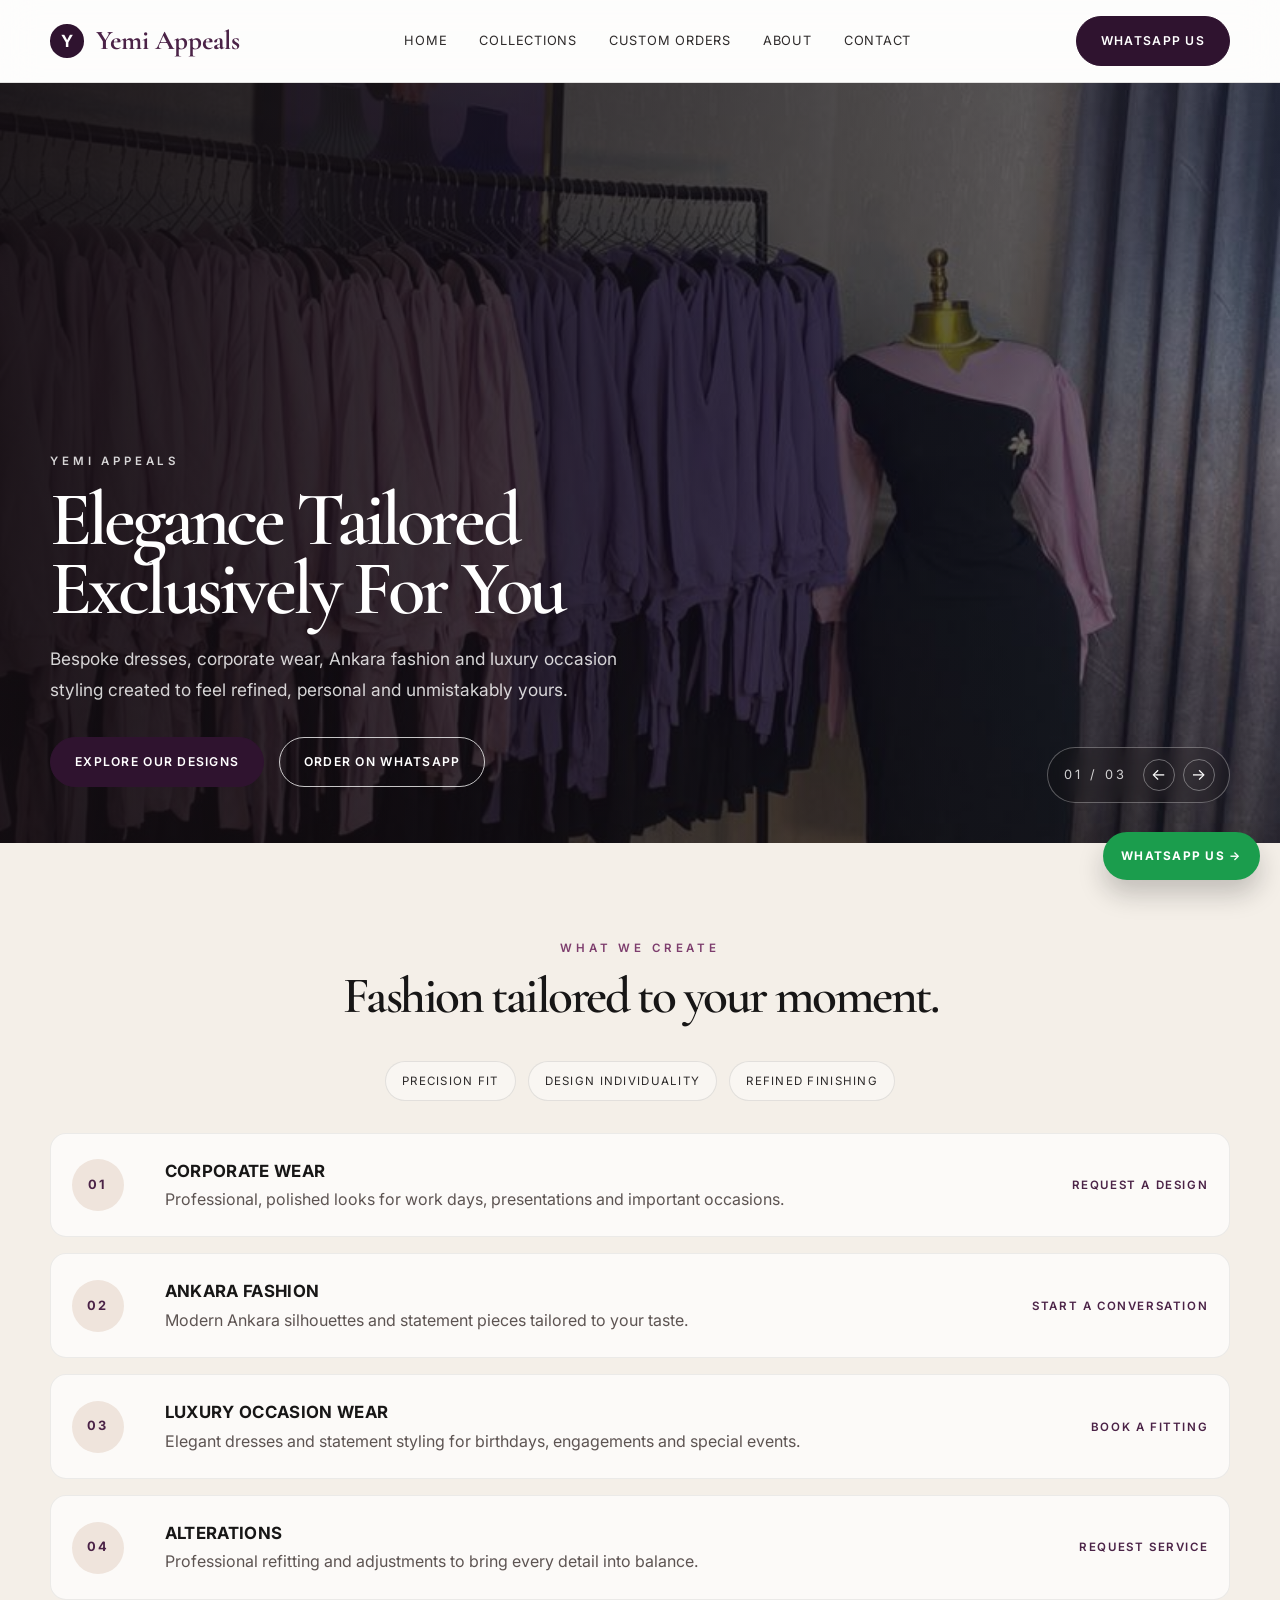
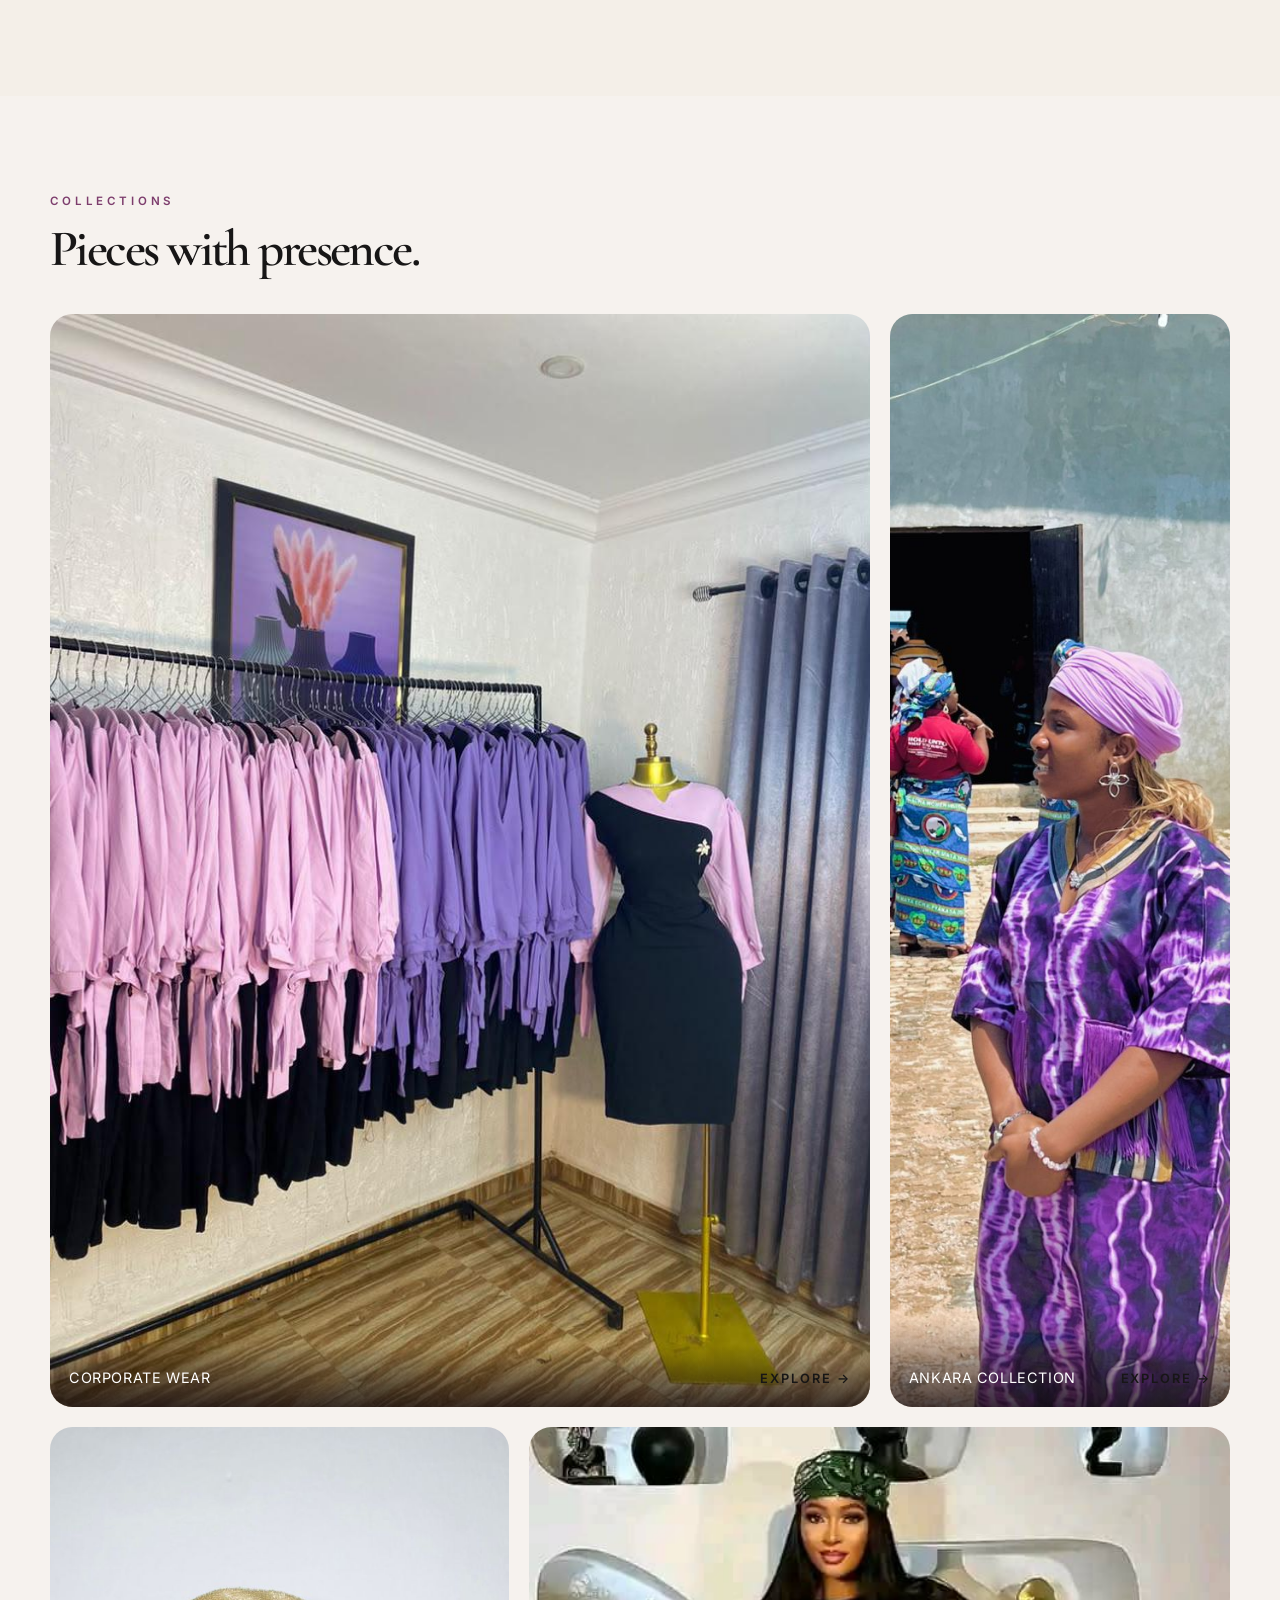
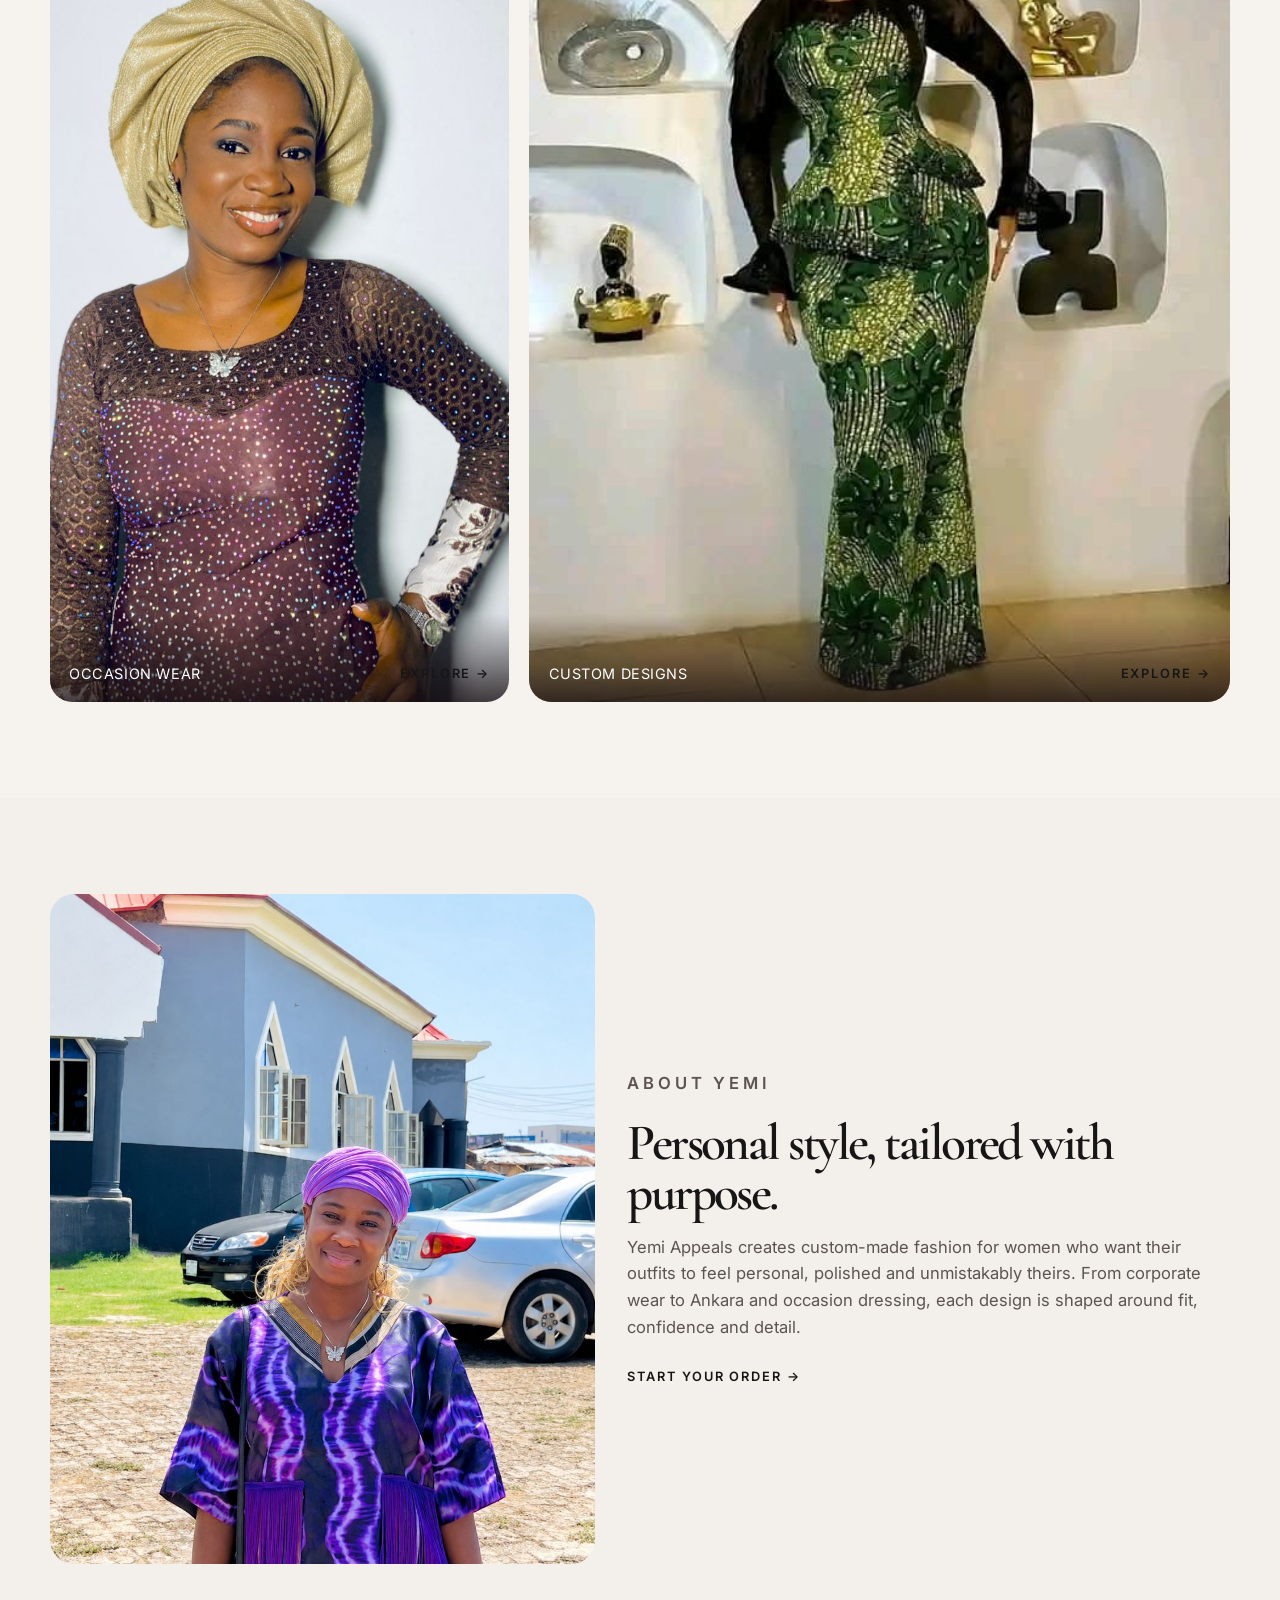
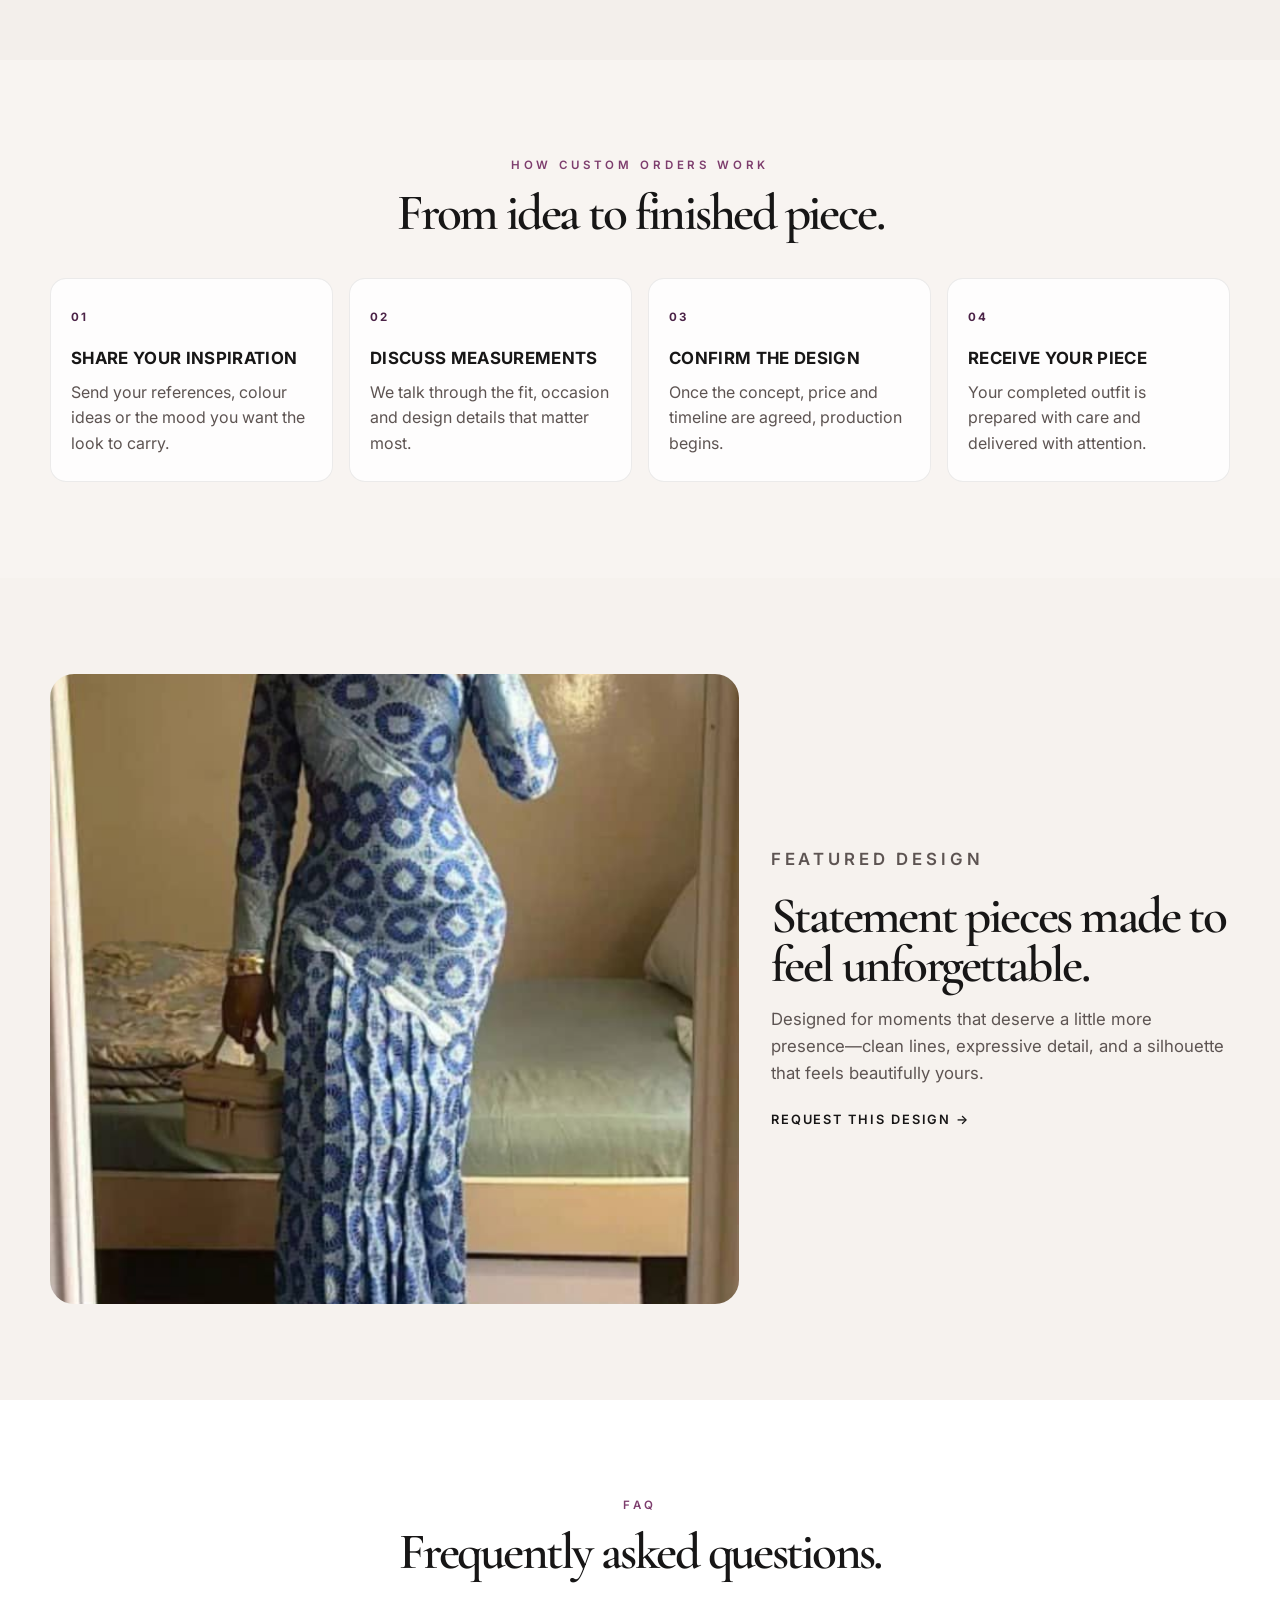
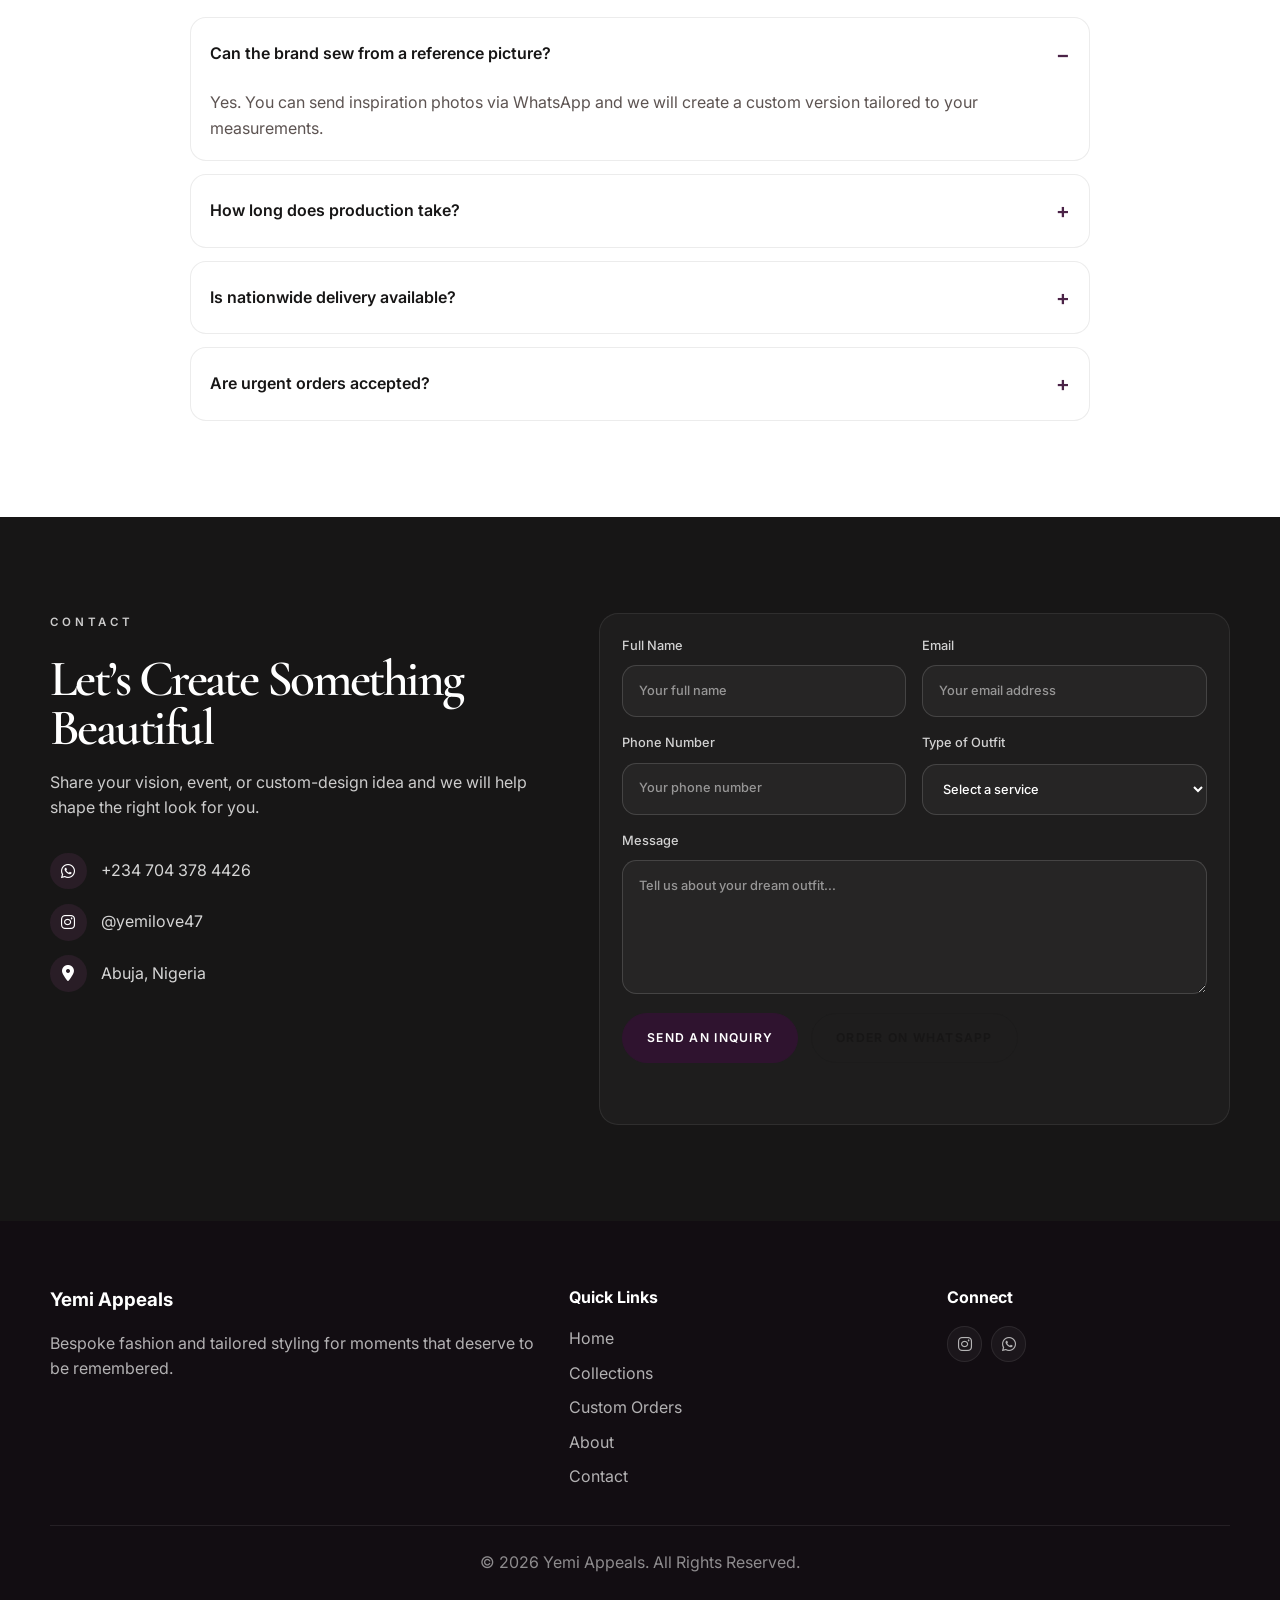
<file: index.html>
﻿<!DOCTYPE html>
<html lang="en">
<head>
  <meta charset="UTF-8">
  <meta name="viewport" content="width=device-width, initial-scale=1.0">
  <title>Yemi Appeals | Custom Fashion & Bespoke Designs</title>
  <meta name="description" content="Luxury custom-made dresses, corporate wear, Ankara fashion and occasion styling by Yemi Appeals.">
  <meta name="author" content="Yemi Appeals">
  <meta name="theme-color" content="#2f132f">
  <link rel="icon" type="image/svg+xml" href="favicon.svg">
  <link rel="preconnect" href="https://fonts.googleapis.com">
  <link rel="preconnect" href="https://fonts.gstatic.com" crossorigin>
  <link href="https://fonts.googleapis.com/css2?family=Cormorant+Garamond:wght@400;500;600;700&family=Inter:wght@400;500;600;700&display=swap" rel="stylesheet">
  <link rel="stylesheet" href="https://cdnjs.cloudflare.com/ajax/libs/font-awesome/6.5.2/css/all.min.css">
  <link rel="stylesheet" href="style.css">
</head>
<body>
  <a class="skip-link" href="#main">Skip to content</a>

  <header class="site-header">
    <div class="container nav-wrap">
      <a href="#home" class="brand" aria-label="Yemi Appeals home">
        <span class="brand-mark">Y</span>
        <span>Yemi Appeals</span>
      </a>

      <nav class="nav-links" id="navLinks" aria-label="Primary navigation">
        <a href="#home">Home</a>
        <a href="#collections">Collections</a>
        <a href="#custom-order">Custom Orders</a>
        <a href="#about">About</a>
        <a href="#contact">Contact</a>
      </nav>

      <a href="https://wa.me/2347043784426" class="header-cta" target="_blank" rel="noreferrer">WhatsApp Us</a>

      <button class="menu-toggle" id="menuBtn" type="button" aria-label="Open menu" aria-expanded="false" aria-controls="navLinks">
        <span></span>
        <span></span>
        <span></span>
      </button>
    </div>
  </header>

  <main id="main">
    <section class="hero" id="home" aria-label="Fashion hero section">
      <div class="hero-overlay"></div>
      <div class="container hero-inner">
        <div class="hero-copy">
          <p class="eyebrow">YEMI APPEALS</p>
          <h1>Elegance Tailored Exclusively For You</h1>
          <p class="hero-text">Bespoke dresses, corporate wear, Ankara fashion and luxury occasion styling created to feel refined, personal and unmistakably yours.</p>

          <div class="hero-actions">
            <a href="#collections" class="btn btn-primary">Explore Our Designs</a>
            <a href="https://wa.me/2347043784426" class="btn btn-secondary" target="_blank" rel="noreferrer">Order on WhatsApp</a>
          </div>
        </div>

        <div class="hero-controls" aria-label="Hero carousel controls">
          <span class="hero-counter">01 / 03</span>
          <div class="hero-arrows">
            <button class="hero-arrow" id="prevBtn" type="button" aria-label="Previous slide">←</button>
            <button class="hero-arrow" id="nextBtn" type="button" aria-label="Next slide">→</button>
          </div>
        </div>
      </div>
    </section>

    <section class="section services-section" id="services">
      <div class="container">
        <div class="section-heading">
          <p class="eyebrow">WHAT WE CREATE</p>
          <h2>Fashion tailored to your moment.</h2>
        </div>

        <div class="service-differentiators" aria-label="Brand differentiators">
          <span>Precision fit</span>
          <span>Design individuality</span>
          <span>Refined finishing</span>
        </div>

        <div class="service-list">
          <article class="service-block">
            <div class="service-number">01</div>
            <div>
              <h3>Corporate Wear</h3>
              <p>Professional, polished looks for work days, presentations and important occasions.</p>
            </div>
            <a href="https://wa.me/2347043784426" target="_blank" rel="noreferrer">Request a design</a>
          </article>

          <article class="service-block">
            <div class="service-number">02</div>
            <div>
              <h3>Ankara Fashion</h3>
              <p>Modern Ankara silhouettes and statement pieces tailored to your taste.</p>
            </div>
            <a href="https://wa.me/2347043784426" target="_blank" rel="noreferrer">Start a conversation</a>
          </article>

          <article class="service-block">
            <div class="service-number">03</div>
            <div>
              <h3>Luxury Occasion Wear</h3>
              <p>Elegant dresses and statement styling for birthdays, engagements and special events.</p>
            </div>
            <a href="https://wa.me/2347043784426" target="_blank" rel="noreferrer">Book a fitting</a>
          </article>

          <article class="service-block">
            <div class="service-number">04</div>
            <div>
              <h3>Alterations</h3>
              <p>Professional refitting and adjustments to bring every detail into balance.</p>
            </div>
            <a href="https://wa.me/2347043784426" target="_blank" rel="noreferrer">Request service</a>
          </article>
        </div>
      </div>
    </section>

    <section class="section collection-section" id="collections">
      <div class="container">
        <div class="section-heading align-left">
          <p class="eyebrow">COLLECTIONS</p>
          <h2>Pieces with presence.</h2>
        </div>

        <div class="editorial-grid">
          <article class="collection-feature">
            <img src="images/corporate2.jpg" alt="Corporate wear collection from Yemi Appeals" loading="eager">
            <div class="collection-copy">
              <span class="collection-tag">Corporate Wear</span>
              <a href="#custom-order" class="text-link">Explore →</a>
            </div>
          </article>

          <article class="collection-item">
            <img src="images/bubugown2.jpg" alt="Ankara fashion collection" loading="lazy">
            <div class="collection-copy compact">
              <span class="collection-tag">Ankara Collection</span>
              <a href="#custom-order" class="text-link">Explore →</a>
            </div>
          </article>

          <article class="collection-item">
            <img src="images/stone-dress.jpg" alt="Luxury occasion wear by Yemi Appeals" loading="lazy">
            <div class="collection-copy compact">
              <span class="collection-tag">Occasion Wear</span>
              <a href="#custom-order" class="text-link">Explore →</a>
            </div>
          </article>

          <article class="collection-item wide-item">
            <img src="images/blouse&skirt 2.jpg" alt="Custom design wardrobe styles" loading="lazy">
            <div class="collection-copy compact">
              <span class="collection-tag">Custom Designs</span>
              <a href="#custom-order" class="text-link">Explore →</a>
            </div>
          </article>
        </div>
      </div>
    </section>

    <section class="section about-section" id="about">
      <div class="container about-wrap">
        <div class="about-image-panel">
          <img src="images/yemi.jpg" alt="Yemi Appeals designer portrait" loading="lazy">
        </div>

        <div class="about-copy">
          <p class="eyebrow">ABOUT YEMI</p>
          <h2>Personal style, tailored with purpose.</h2>
          <p>Yemi Appeals creates custom-made fashion for women who want their outfits to feel personal, polished and unmistakably theirs. From corporate wear to Ankara and occasion dressing, each design is shaped around fit, confidence and detail.</p>
          <a href="#custom-order" class="text-link">Start Your Order →</a>
        </div>
      </div>
    </section>

    <section class="section process-section" id="custom-order">
      <div class="container">
        <div class="section-heading">
          <p class="eyebrow">HOW CUSTOM ORDERS WORK</p>
          <h2>From idea to finished piece.</h2>
        </div>

        <div class="process-grid">
          <article class="process-card">
            <span>01</span>
            <h3>Share your inspiration</h3>
            <p>Send your references, colour ideas or the mood you want the look to carry.</p>
          </article>

          <article class="process-card">
            <span>02</span>
            <h3>Discuss measurements</h3>
            <p>We talk through the fit, occasion and design details that matter most.</p>
          </article>

          <article class="process-card">
            <span>03</span>
            <h3>Confirm the design</h3>
            <p>Once the concept, price and timeline are agreed, production begins.</p>
          </article>

          <article class="process-card">
            <span>04</span>
            <h3>Receive your piece</h3>
            <p>Your completed outfit is prepared with care and delivered with attention.</p>
          </article>
        </div>
      </div>
    </section>

    <section class="section feature-piece-section">
      <div class="container feature-piece-wrap">
        <div class="feature-piece-image">
          <img src="images/straightgown.jpg" alt="Signature Yemi Appeals dress design" loading="lazy">
        </div>
        <div class="feature-piece-copy">
          <p class="eyebrow">FEATURED DESIGN</p>
          <h2>Statement pieces made to feel unforgettable.</h2>
          <p>Designed for moments that deserve a little more presence—clean lines, expressive detail, and a silhouette that feels beautifully yours.</p>
          <a href="https://wa.me/2347043784426" class="text-link" target="_blank" rel="noreferrer">Request This Design →</a>
        </div>
      </div>
    </section>

    <section class="section faq-section" id="faq">
      <div class="container">
        <div class="section-heading">
          <p class="eyebrow">FAQ</p>
          <h2>Frequently asked questions.</h2>
        </div>

        <div class="faq-container">
          <div class="faq-item active">
            <button class="faq-question" type="button" aria-expanded="true">
              Can the brand sew from a reference picture?
              <span>−</span>
            </button>
            <div class="faq-answer" style="max-height: 200px;">
              <p>Yes. You can send inspiration photos via WhatsApp and we will create a custom version tailored to your measurements.</p>
            </div>
          </div>

          <div class="faq-item">
            <button class="faq-question" type="button" aria-expanded="false">
              How long does production take?
              <span>+</span>
            </button>
            <div class="faq-answer">
              <p>Production time varies with the complexity of the design. Timelines are confirmed before production begins.</p>
            </div>
          </div>

          <div class="faq-item">
            <button class="faq-question" type="button" aria-expanded="false">
              Is nationwide delivery available?
              <span>+</span>
            </button>
            <div class="faq-answer">
              <p>Yes. Delivery is available across Nigeria through trusted delivery partners.</p>
            </div>
          </div>

          <div class="faq-item">
            <button class="faq-question" type="button" aria-expanded="false">
              Are urgent orders accepted?
              <span>+</span>
            </button>
            <div class="faq-answer">
              <p>Urgent orders may be considered depending on availability and the complexity of the request.</p>
            </div>
          </div>
        </div>
      </div>
    </section>

    <section class="section contact-section" id="contact">
      <div class="container contact-wrap">
        <div class="contact-copy">
          <p class="eyebrow">CONTACT</p>
          <h2>Let’s Create Something Beautiful</h2>
          <p>Share your vision, event, or custom-design idea and we will help shape the right look for you.</p>

          <div class="contact-list">
            <div class="contact-item">
              <span class="icon-box"><i class="fa-brands fa-whatsapp"></i></span>
              <span>+234 704 378 4426</span>
            </div>
            <div class="contact-item">
              <span class="icon-box"><i class="fa-brands fa-instagram"></i></span>
              <span>@yemilove47</span>
            </div>
            <div class="contact-item">
              <span class="icon-box"><i class="fa-solid fa-location-dot"></i></span>
              <span>Abuja, Nigeria</span>
            </div>
          </div>
        </div>

        <form class="enquiry-form" novalidate>
          <div class="field-grid">
            <label>
              <span>Full Name</span>
              <input type="text" name="fullName" placeholder="Your full name" autocomplete="name" required>
            </label>

            <label>
              <span>Email</span>
              <input type="email" name="email" placeholder="Your email address" autocomplete="email" required>
            </label>

            <label>
              <span>Phone Number</span>
              <input type="tel" name="phone" placeholder="Your phone number" autocomplete="tel" required>
            </label>

            <label>
              <span>Type of Outfit</span>
              <select name="service" required>
                <option value="">Select a service</option>
                <option>Corporate Wear</option>
                <option>Ankara Fashion</option>
                <option>Luxury Occasion Wear</option>
                <option>Alterations</option>
                <option>Custom Design</option>
              </select>
            </label>
          </div>

          <label>
            <span>Message</span>
            <textarea name="message" rows="5" placeholder="Tell us about your dream outfit..." required></textarea>
          </label>

          <div class="form-actions">
            <button type="submit" class="btn btn-primary">Send an Inquiry</button>
            <a href="https://wa.me/2347043784426" class="btn btn-secondary dark" target="_blank" rel="noreferrer">Order on WhatsApp</a>
          </div>
          <p class="form-status" aria-live="polite"></p>
        </form>
      </div>
    </section>
  </main>

  <footer class="site-footer">
    <div class="container footer-wrap">
      <div>
        <h3>Yemi Appeals</h3>
        <p>Bespoke fashion and tailored styling for moments that deserve to be remembered.</p>
      </div>

      <div>
        <h4>Quick Links</h4>
        <ul>
          <li><a href="#home">Home</a></li>
          <li><a href="#collections">Collections</a></li>
          <li><a href="#custom-order">Custom Orders</a></li>
          <li><a href="#about">About</a></li>
          <li><a href="#contact">Contact</a></li>
        </ul>
      </div>

      <div>
        <h4>Connect</h4>
        <ul class="social-links">
          <li><a href="https://www.instagram.com/yemilove47?igsh=MWl0ZXhqbjRjYTZtZQ==&utm_source=ig_contact_invite" target="_blank" rel="noreferrer" aria-label="Instagram"><i class="fa-brands fa-instagram"></i></a></li>
          <li><a href="https://wa.me/2347043784426" target="_blank" rel="noreferrer" aria-label="WhatsApp"><i class="fa-brands fa-whatsapp"></i></a></li>
        </ul>
      </div>
    </div>

    <div class="container copyright">© 2026 Yemi Appeals. All Rights Reserved.</div>
  </footer>

  <a href="https://wa.me/2347043784426" class="floating-whatsapp" target="_blank" rel="noreferrer" aria-label="Chat on WhatsApp">
    <span class="desktop-label">WhatsApp Us →</span>
    <span class="mobile-label"><i class="fa-brands fa-whatsapp"></i></span>
  </a>

  <script src="script.js" defer></script>
</body>
</html>
</file>
<file: style.css>
﻿:root {
  --plum-900: #2f132f;
  --plum-700: #4b2347;
  --plum-500: #7d3d6d;
  --ink: #171616;
  --ink-soft: #2d2a2a;
  --paper: #f6f2ee;
  --paper-deep: #efe4dc;
  --white: #ffffff;
  --line: rgba(23, 22, 22, 0.12);
  --muted: #5d5452;
  --shadow: 0 24px 60px rgba(27, 17, 23, 0.12);
  --transition: 180ms ease;
}

* {
  box-sizing: border-box;
}

html {
  scroll-behavior: smooth;
}

body {
  margin: 0;
  font-family: 'Inter', sans-serif;
  background: var(--paper);
  color: var(--ink);
  line-height: 1.6;
  overflow-x: hidden;
  -webkit-font-smoothing: antialiased;
  text-rendering: optimizeLegibility;
}

img {
  display: block;
  max-width: 100%;
}

button,
input,
select,
textarea {
  font: inherit;
}

a {
  color: inherit;
  text-decoration: none;
}

button {
  cursor: pointer;
}

:focus-visible {
  outline: 2px solid var(--plum-500);
  outline-offset: 3px;
}

.skip-link {
  position: absolute;
  left: -9999px;
  top: 0;
}

.skip-link:focus {
  left: 1rem;
  top: 1rem;
  z-index: 2000;
  background: var(--white);
  padding: 0.75rem 1rem;
  border-radius: 999px;
}

.container {
  width: min(1180px, calc(100% - 2rem));
  margin: 0 auto;
}

.section {
  padding: 6rem 0;
  scroll-margin-top: 6rem;
}

.eyebrow {
  margin: 0 0 0.9rem;
  font-size: 0.72rem;
  font-weight: 600;
  letter-spacing: 0.24rem;
  color: var(--plum-500);
  text-transform: uppercase;
}

.section-heading {
  margin-bottom: 2.5rem;
  text-align: center;
}

.align-left {
  text-align: left;
}

.section-heading h2,
.about-copy h2,
.contact-copy h2,
.feature-piece-copy h2 {
  margin: 0;
  font-family: 'Cormorant Garamond', serif;
  font-size: clamp(2.8rem, 4vw, 4.2rem);
  line-height: 0.96;
  font-weight: 600;
  letter-spacing: -0.05em;
  color: var(--ink);
}

.text-link {
  position: relative;
  display: inline-flex;
  align-items: center;
  gap: 0.5rem;
  font-size: 0.8rem;
  font-weight: 600;
  letter-spacing: 0.12rem;
  text-transform: uppercase;
  color: var(--ink);
}

.text-link::after {
  content: "";
  position: absolute;
  left: 0;
  bottom: -0.35rem;
  width: 100%;
  height: 1px;
  background: currentColor;
  transform: scaleX(0);
  transform-origin: left;
  transition: transform var(--transition);
}

.text-link:hover::after,
.text-link:focus-visible::after {
  transform: scaleX(1);
}

.site-header {
  position: sticky;
  top: 0;
  z-index: 100;
  background: rgba(255, 255, 255, 0.8);
  backdrop-filter: blur(18px);
  border-bottom: 1px solid var(--line);
}

.nav-wrap {
  display: flex;
  align-items: center;
  justify-content: space-between;
  min-height: 82px;
  gap: 1.25rem;
}

.brand {
  display: inline-flex;
  align-items: center;
  gap: 0.75rem;
  font-family: 'Cormorant Garamond', serif;
  font-size: clamp(1.7rem, 2vw, 2.2rem);
  font-weight: 700;
  color: var(--plum-700);
}

.brand-mark {
  display: inline-grid;
  place-items: center;
  width: 2.1rem;
  height: 2.1rem;
  border-radius: 50%;
  background: var(--plum-900);
  color: var(--white);
  font-size: 1.05rem;
  font-family: 'Inter', sans-serif;
}

.nav-links {
  display: flex;
  align-items: center;
  gap: 2rem;
}

.nav-links a {
  position: relative;
  font-size: 0.8rem;
  letter-spacing: 0.06em;
  text-transform: uppercase;
  color: var(--ink-soft);
  transition: color var(--transition);
}

.nav-links a::after {
  content: "";
  position: absolute;
  left: 0;
  bottom: -0.45rem;
  width: 100%;
  height: 1px;
  background: var(--plum-700);
  transform: scaleX(0);
  transform-origin: left;
  transition: transform var(--transition);
}

.nav-links a:hover,
.nav-links a:focus-visible {
  color: var(--plum-700);
}

.nav-links a:hover::after,
.nav-links a:focus-visible::after {
  transform: scaleX(1);
}

.header-cta,
.btn {
  display: inline-flex;
  align-items: center;
  justify-content: center;
  gap: 0.6rem;
  border-radius: 999px;
  padding: 0.9rem 1.5rem;
  font-size: 0.76rem;
  font-weight: 600;
  letter-spacing: 0.08rem;
  text-transform: uppercase;
  transition: transform var(--transition), background var(--transition), color var(--transition), border-color var(--transition);
}

.header-cta,
.btn-primary {
  background: var(--plum-900);
  border: 1px solid var(--plum-900);
  color: var(--white);
}

.header-cta:hover,
.btn-primary:hover,
.btn-primary:focus-visible {
  transform: translateY(-2px);
  background: var(--plum-700);
  border-color: var(--plum-700);
}

.btn-secondary {
  background: transparent;
  border: 1px solid rgba(255, 255, 255, 0.76);
  color: var(--white);
}

.btn-secondary.dark {
  border-color: rgba(23, 22, 22, 0.2);
  color: var(--ink);
}

.btn-secondary:hover,
.btn-secondary.dark:hover,
.btn-secondary:focus-visible,
.btn-secondary.dark:focus-visible {
  background: var(--white);
  border-color: var(--white);
  color: var(--ink);
}

.menu-toggle {
  display: none;
  width: 46px;
  height: 46px;
  padding: 0.7rem 0.6rem;
  background: transparent;
  border: 1px solid var(--line);
  border-radius: 10px;
}

.menu-toggle span {
  display: block;
  width: 100%;
  height: 2px;
  background: var(--ink);
  margin: 0.28rem 0;
}

.hero {
  position: relative;
  min-height: 760px;
  display: flex;
  align-items: center;
  background-position: center;
  background-size: cover;
  background-repeat: no-repeat;
}

.hero-overlay {
  position: absolute;
  inset: 0;
  background: linear-gradient(90deg, rgba(19, 13, 17, 0.78), rgba(19, 13, 17, 0.28));
}

.hero-inner {
  position: relative;
  z-index: 1;
  display: grid;
  align-items: end;
  min-height: 760px;
  padding-top: 5rem;
  padding-bottom: 3.5rem;
}

.hero-copy {
  max-width: 620px;
  color: var(--white);
}

.hero-copy .eyebrow {
  color: rgba(255, 255, 255, 0.82);
}

.hero-copy h1 {
  margin: 0;
  font-family: 'Cormorant Garamond', serif;
  font-size: clamp(3.1rem, 6vw, 6.4rem);
  line-height: 0.9;
  letter-spacing: -0.05em;
  font-weight: 600;
}

.hero-text {
  max-width: 38rem;
  margin: 1.2rem 0 0;
  font-size: 1.08rem;
  line-height: 1.8;
  color: rgba(255, 255, 255, 0.82);
}

.hero-actions {
  display: flex;
  flex-wrap: wrap;
  gap: 0.9rem;
  margin-top: 2rem;
}

.hero-controls {
  position: absolute;
  right: 0;
  bottom: 2.5rem;
  z-index: 1;
  display: inline-flex;
  align-items: center;
  gap: 1rem;
  padding: 0.7rem 0.9rem 0.7rem 1rem;
  border: 1px solid rgba(255, 255, 255, 0.3);
  border-radius: 999px;
  background: rgba(17, 16, 16, 0.18);
  backdrop-filter: blur(8px);
}

.hero-counter {
  font-size: 0.8rem;
  letter-spacing: 0.18rem;
  text-transform: uppercase;
  color: rgba(255, 255, 255, 0.8);
}

.hero-arrows {
  display: inline-flex;
  gap: 0.5rem;
}

.hero-arrow {
  width: 2rem;
  height: 2rem;
  border: 1px solid rgba(255, 255, 255, 0.35);
  border-radius: 50%;
  background: transparent;
  color: var(--white);
  font-size: 1rem;
  display: grid;
  place-items: center;
  transition: background var(--transition), border-color var(--transition), transform var(--transition);
}

.hero-arrow:hover,
.hero-arrow:focus-visible {
  background: rgba(255, 255, 255, 0.12);
  border-color: rgba(255, 255, 255, 0.75);
  transform: translateY(-2px);
}

.services-section {
  background: #f4efe8;
}

.service-differentiators {
  display: flex;
  flex-wrap: wrap;
  justify-content: center;
  gap: 0.75rem;
  margin-bottom: 2rem;
}

.service-differentiators span {
  border: 1px solid rgba(23, 22, 22, 0.1);
  background: rgba(255, 255, 255, 0.45);
  border-radius: 999px;
  padding: 0.6rem 1rem;
  font-size: 0.72rem;
  letter-spacing: 0.08rem;
  text-transform: uppercase;
  color: var(--ink-soft);
}

.service-list {
  display: grid;
  gap: 1rem;
}

.service-block {
  display: grid;
  grid-template-columns: 72px minmax(0, 1fr) auto;
  align-items: center;
  gap: 1.3rem;
  padding: 1.5rem 1.3rem;
  background: rgba(255, 255, 255, 0.7);
  border: 1px solid rgba(23, 22, 22, 0.07);
  border-radius: 1rem;
  transition: transform 220ms ease, box-shadow 220ms ease, border-color 220ms ease;
}

.service-block:hover {
  transform: translateY(-3px);
  border-color: rgba(125, 61, 109, 0.2);
  box-shadow: 0 12px 22px rgba(31, 17, 25, 0.05);
}

.service-number {
  display: inline-grid;
  place-items: center;
  width: 52px;
  height: 52px;
  border-radius: 50%;
  background: var(--paper-deep);
  color: var(--plum-700);
  font-size: 0.8rem;
  font-weight: 700;
  letter-spacing: 0.12rem;
}

.service-block h3 {
  margin: 0 0 0.15rem;
  font-size: 1.05rem;
  letter-spacing: 0.02em;
  text-transform: uppercase;
}

.service-block p {
  margin: 0;
  color: var(--muted);
}

.service-block a {
  font-size: 0.72rem;
  font-weight: 600;
  letter-spacing: 0.1rem;
  text-transform: uppercase;
  color: var(--plum-700);
}

.collection-section {
  background: var(--paper);
}

.editorial-grid {
  display: grid;
  grid-template-columns: 1.35fr 1fr 1fr;
  gap: 1.25rem;
}

.collection-feature,
.collection-item {
  position: relative;
  overflow: hidden;
  min-height: 500px;
  border-radius: 1.4rem;
  background: #d7d2ce;
  transition: transform 220ms ease, box-shadow 220ms ease;
}

.collection-feature img,
.collection-item img {
  width: 100%;
  height: 100%;
  object-fit: cover;
  transition: transform 500ms ease;
}

.collection-feature:hover,
.collection-item:hover {
  transform: translateY(-4px);
  box-shadow: 0 20px 40px rgba(32, 17, 29, 0.08);
}

.collection-feature:hover img,
.collection-item:hover img {
  transform: scale(1.05);
}

.collection-copy {
  position: absolute;
  left: 0;
  right: 0;
  bottom: 0;
  display: flex;
  align-items: end;
  justify-content: space-between;
  gap: 1rem;
  padding: 1.25rem 1.2rem 1.1rem;
  background: linear-gradient(180deg, transparent, rgba(20, 12, 16, 0.78));
}

.collection-copy.compact {
  padding-top: 3rem;
}

.collection-tag {
  color: var(--white);
  font-size: 0.9rem;
  letter-spacing: 0.04em;
  text-transform: uppercase;
}

.collection-feature {
  grid-column: 1 / span 2;
  min-height: 580px;
}

.collection-item:nth-child(2),
.collection-item:nth-child(3) {
  min-height: 280px;
}

.wide-item {
  grid-column: 2 / span 2;
  min-height: 280px;
}

.about-section {
  background: #f3efeb;
}

.about-wrap {
  display: grid;
  grid-template-columns: 0.95fr 1.05fr;
  align-items: center;
  gap: 2rem;
}

.about-image-panel img {
  width: 100%;
  height: 670px;
  object-fit: cover;
  border-radius: 1.5rem;
}

.about-copy {
  padding: 0.7rem 0;
}

.about-copy h2 {
  margin-bottom: 1rem;
}

.about-copy p {
  margin: 0 0 1.4rem;
  color: var(--muted);
  font-size: 1.04rem;
}

.process-section {
  background: #f8f4f1;
}

.process-grid {
  display: grid;
  grid-template-columns: repeat(4, minmax(0, 1fr));
  gap: 1rem;
}

.process-card {
  background: rgba(255, 255, 255, 0.82);
  border: 1px solid rgba(23, 22, 22, 0.08);
  border-radius: 1rem;
  padding: 1.5rem 1.25rem;
  transition: transform 220ms ease, box-shadow 220ms ease;
}

.process-card:hover {
  transform: translateY(-3px);
  box-shadow: 0 14px 26px rgba(31, 17, 25, 0.05);
}

.process-card span {
  display: inline-block;
  font-size: 0.72rem;
  letter-spacing: 0.14rem;
  font-weight: 700;
  color: var(--plum-700);
}

.process-card h3 {
  margin: 1rem 0 0.5rem;
  font-size: 1.05rem;
  letter-spacing: 0.02em;
  text-transform: uppercase;
}

.process-card p {
  margin: 0;
  color: var(--muted);
}

.feature-piece-section {
  background: var(--paper);
}

.feature-piece-wrap {
  display: grid;
  grid-template-columns: 1.2fr 0.8fr;
  align-items: center;
  gap: 2rem;
}

.feature-piece-image img {
  width: 100%;
  height: 630px;
  object-fit: cover;
  border-radius: 1.5rem;
}

.feature-piece-copy {
  padding: 0.8rem 0;
}

.feature-piece-copy h2 {
  margin-bottom: 1rem;
}

.feature-piece-copy p {
  margin: 0 0 1.2rem;
  color: var(--muted);
  font-size: 1.05rem;
}

.faq-section {
  background: var(--white);
}

.faq-container {
  max-width: 900px;
  margin: 0 auto;
  display: grid;
  gap: 0.8rem;
}

.faq-item {
  border: 1px solid rgba(23, 22, 22, 0.08);
  border-radius: 1rem;
  background: #fff;
  overflow: hidden;
}

.faq-question {
  width: 100%;
  display: flex;
  align-items: center;
  justify-content: space-between;
  gap: 1rem;
  border: 0;
  background: transparent;
  padding: 1.2rem 1.2rem;
  font-size: 1rem;
  font-weight: 600;
  color: var(--ink);
  text-align: left;
}

.faq-question span {
  font-size: 1.3rem;
  color: var(--plum-700);
}

.faq-answer {
  max-height: 0;
  overflow: hidden;
  transition: max-height 200ms ease;
}

.faq-answer p {
  margin: 0;
  padding: 0 1.2rem 1.2rem;
  color: var(--muted);
}

.contact-section {
  background: var(--ink);
  color: var(--white);
}

.contact-wrap {
  display: grid;
  grid-template-columns: 0.9fr 1.1fr;
  gap: 2rem;
  align-items: start;
}

.contact-copy h2 {
  color: var(--white);
  margin-bottom: 1rem;
}

.contact-copy > p {
  margin: 0 0 1.5rem;
  color: rgba(255, 255, 255, 0.78);
}

.contact-list {
  display: grid;
  gap: 0.9rem;
  margin-top: 2rem;
}

.contact-item {
  display: flex;
  align-items: center;
  gap: 0.9rem;
  color: rgba(255, 255, 255, 0.82);
}

.icon-box {
  display: inline-grid;
  place-items: center;
  width: 2.3rem;
  height: 2.3rem;
  border-radius: 50%;
  background: rgba(125, 61, 109, 0.18);
  color: var(--white);
}

.enquiry-form {
  display: grid;
  gap: 1rem;
  padding: 1.4rem;
  background: rgba(255, 255, 255, 0.03);
  border: 1px solid rgba(255, 255, 255, 0.08);
  border-radius: 1.2rem;
}

.field-grid {
  display: grid;
  grid-template-columns: repeat(2, minmax(0, 1fr));
  gap: 1rem;
}

label {
  display: grid;
  gap: 0.55rem;
  font-size: 0.8rem;
  color: var(--ink-soft);
  font-weight: 500;
}

input,
select,
textarea {
  width: 100%;
  border: 1px solid rgba(23, 22, 22, 0.14);
  background: rgba(255, 255, 255, 0.8);
  color: var(--ink);
  padding: 0.92rem 1rem;
  border-radius: 0.9rem;
  transition: border-color var(--transition), box-shadow var(--transition);
}

input:focus,
select:focus,
textarea:focus {
  border-color: rgba(125, 61, 109, 0.6);
  box-shadow: 0 0 0 4px rgba(125, 61, 109, 0.12);
  outline: none;
}

textarea {
  resize: vertical;
  min-height: 120px;
}

.form-actions {
  display: flex;
  flex-wrap: wrap;
  gap: 0.8rem;
  margin-top: 0.2rem;
}

.enquiry-form label,
.enquiry-form span {
  color: rgba(255, 255, 255, 0.8);
}

.enquiry-form input,
.enquiry-form select,
.enquiry-form textarea {
  background: rgba(255, 255, 255, 0.04);
  border-color: rgba(255, 255, 255, 0.14);
  color: var(--white);
}

.enquiry-form input::placeholder,
.enquiry-form textarea::placeholder {
  color: rgba(255, 255, 255, 0.52);
}

.form-status {
  margin: 0;
  min-height: 1.4rem;
  font-size: 0.8rem;
  color: rgba(255, 255, 255, 0.82);
}

.form-status.error {
  color: #ffb3b3;
}

.form-status.success {
  color: #bff6cf;
}

.site-footer {
  background: #120d12;
  color: var(--white);
  padding: 4rem 0 2rem;
}

.footer-wrap {
  display: grid;
  grid-template-columns: 1.4fr 1fr 0.8fr;
  gap: 1.5rem;
}

.site-footer h3,
.site-footer h4 {
  margin: 0 0 1rem;
  color: var(--white);
}

.site-footer p,
.site-footer li,
.site-footer a {
  color: rgba(255, 255, 255, 0.68);
}

.site-footer ul {
  list-style: none;
  padding: 0;
  margin: 0;
  display: grid;
  gap: 0.55rem;
}

.social-links {
  grid-auto-flow: column;
  justify-content: start;
  gap: 0.7rem;
}

.social-links a {
  display: inline-grid;
  place-items: center;
  width: 2.2rem;
  height: 2.2rem;
  border-radius: 50%;
  background: rgba(255, 255, 255, 0.04);
  border: 1px solid rgba(255, 255, 255, 0.08);
}

.copyright {
  margin-top: 2.2rem;
  padding-top: 1.5rem;
  border-top: 1px solid rgba(255, 255, 255, 0.08);
  color: rgba(255, 255, 255, 0.52);
  text-align: center;
}

.floating-whatsapp {
  position: fixed;
  right: 1.25rem;
  bottom: 1.25rem;
  z-index: 120;
  display: inline-flex;
  align-items: center;
  justify-content: center;
  gap: 0.5rem;
  padding: 0.9rem 1.15rem;
  border-radius: 999px;
  background: #1b9d4d;
  color: var(--white);
  box-shadow: 0 14px 26px rgba(23, 22, 22, 0.22);
}

.desktop-label {
  display: inline-block;
  font-size: 0.74rem;
  font-weight: 700;
  letter-spacing: 0.08rem;
  text-transform: uppercase;
}

.mobile-label {
  display: none;
  font-size: 1.1rem;
}

@media (max-width: 980px) {
  .nav-wrap {
    position: relative;
  }

  .nav-links {
    position: absolute;
    top: calc(100% + 0.5rem);
    left: 0;
    right: 0;
    display: grid;
    gap: 0.8rem;
    padding: 1.1rem;
    background: rgba(255, 255, 255, 0.96);
    border: 1px solid var(--line);
    border-radius: 1rem;
    opacity: 0;
    visibility: hidden;
    transform: translateY(-8px);
    transition: opacity var(--transition), visibility var(--transition), transform var(--transition);
  }

  .nav-links.active {
    opacity: 1;
    visibility: visible;
    transform: translateY(0);
  }

  .header-cta {
    display: none;
  }

  .menu-toggle {
    display: inline-block;
  }

  .editorial-grid,
  .about-wrap,
  .feature-piece-wrap,
  .contact-wrap,
  .footer-wrap,
  .process-grid {
    grid-template-columns: 1fr;
  }

  .collection-feature,
  .collection-item,
  .wide-item {
    grid-column: auto;
    min-height: 380px;
  }
}

@media (max-width: 620px) {
  .section {
    padding: 4.5rem 0;
  }

  .hero {
    min-height: 640px;
  }

  .hero-inner {
    min-height: 640px;
    padding-bottom: 2.25rem;
  }

  .hero-copy h1 {
    font-size: clamp(2.8rem, 16vw, 5rem);
  }

  .hero-controls {
    position: static;
    margin-top: 1.5rem;
    width: fit-content;
  }

  .hero-actions,
  .field-grid,
  .form-actions {
    grid-template-columns: 1fr;
    flex-direction: column;
    align-items: stretch;
  }

  .btn,
  .header-cta,
  .form-actions .btn {
    width: 100%;
  }

  .service-block {
    grid-template-columns: 1fr;
  }

  .desktop-label {
    display: none;
  }

  .mobile-label {
    display: inline-block;
  }

  .floating-whatsapp {
    right: 0.85rem;
    bottom: 0.85rem;
    padding: 0.8rem 0.9rem;
  }
}

@media (prefers-reduced-motion: reduce) {
  *, *::before, *::after {
    animation: none !important;
    transition: none !important;
    scroll-behavior: auto !important;
  }
}
</file>
